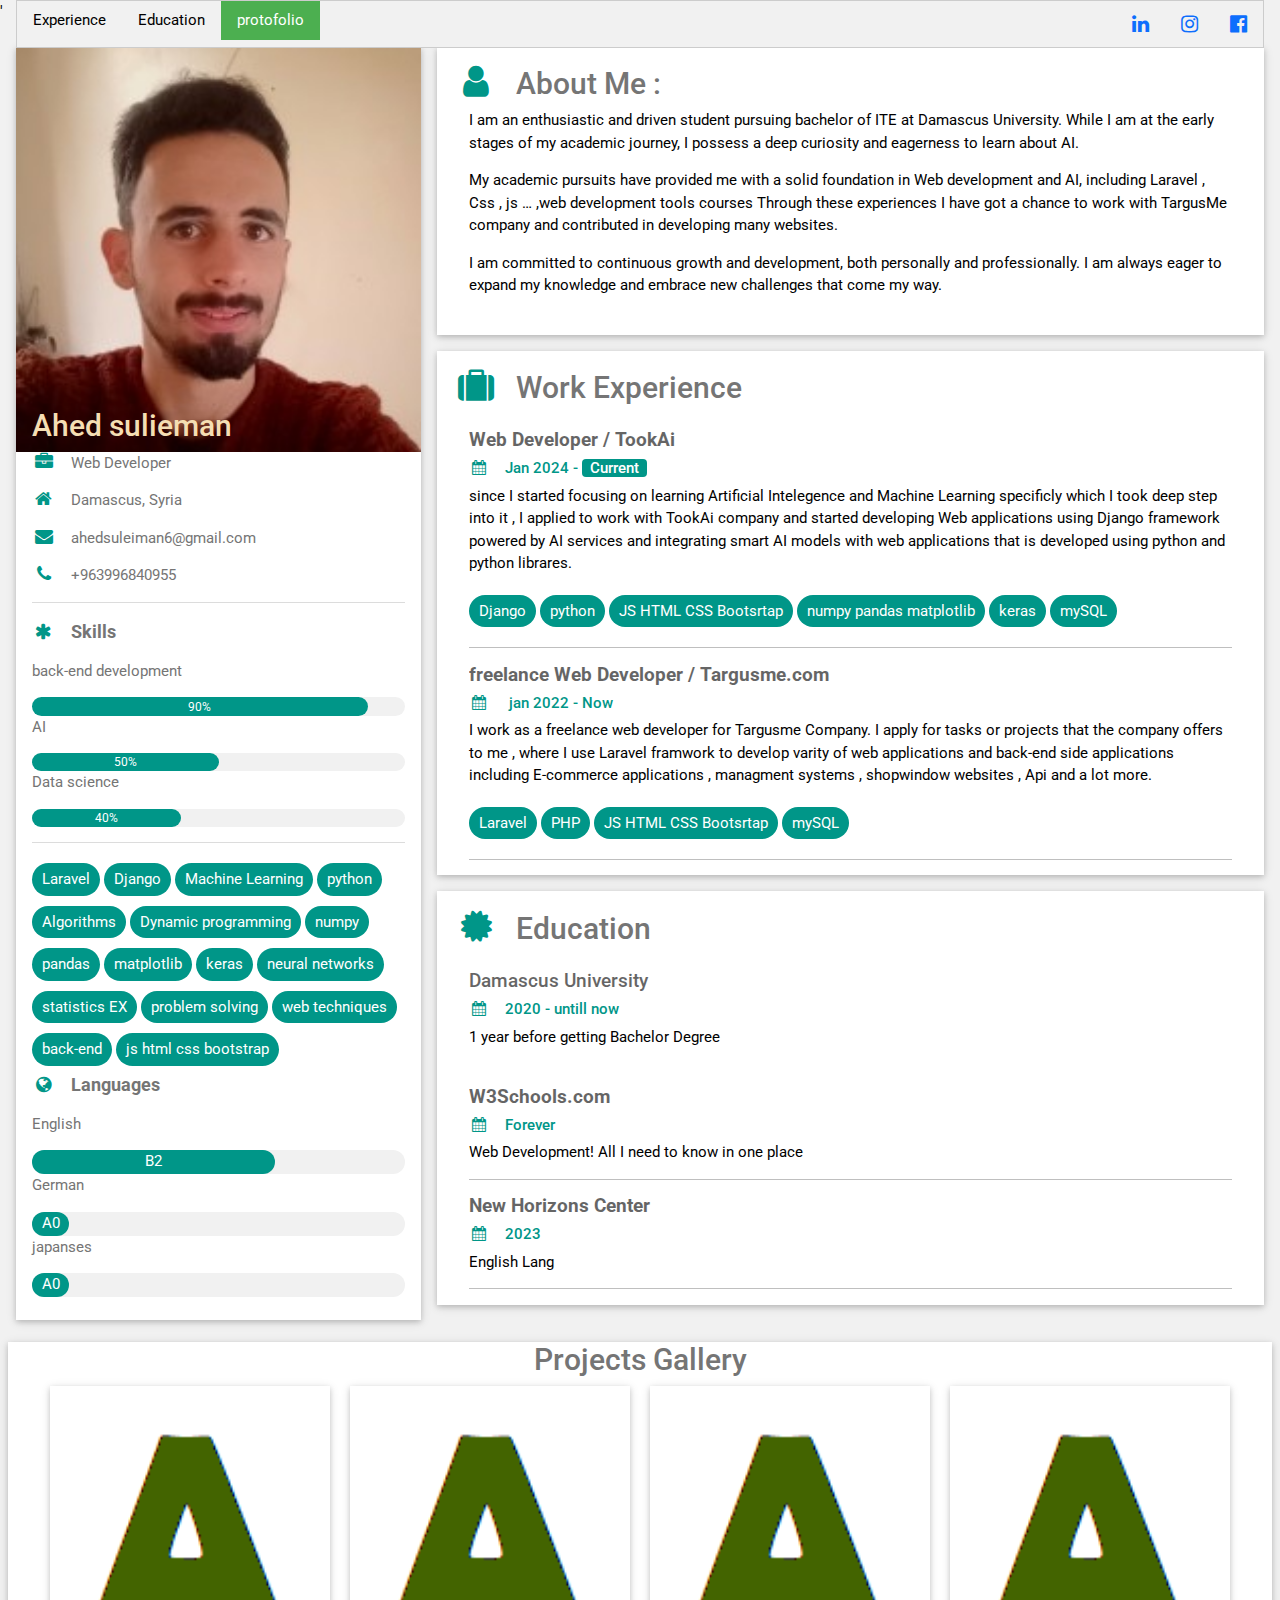
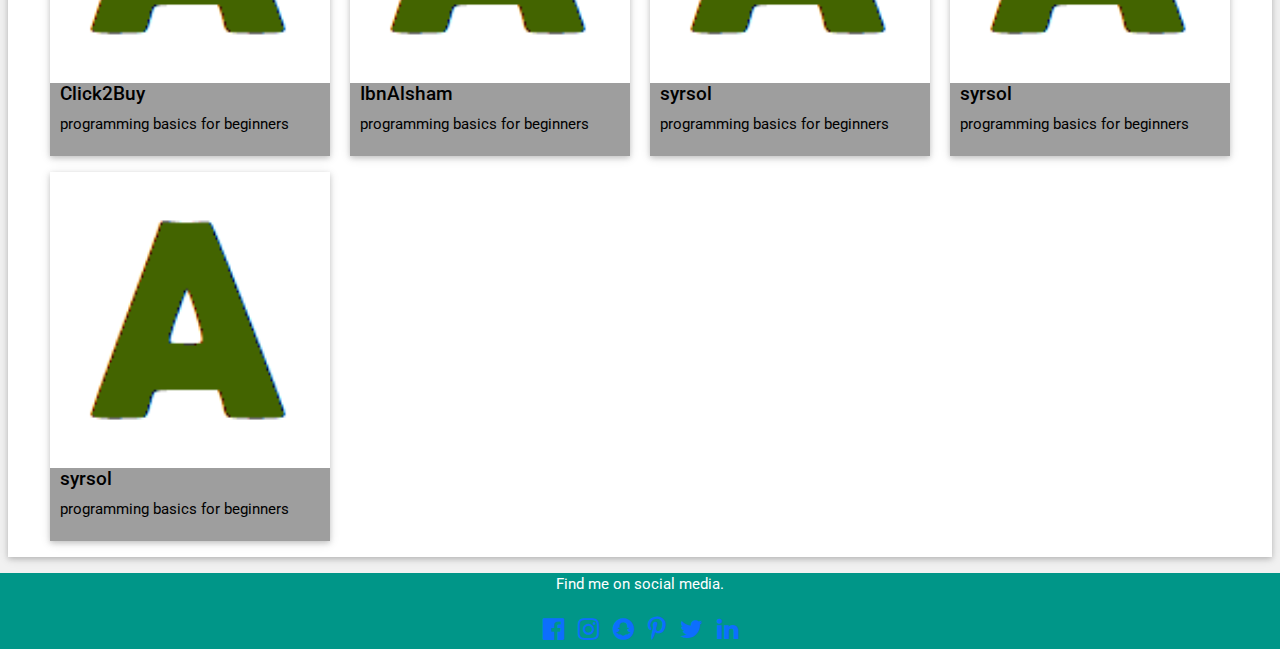
<file: index.html>
<!DOCTYPE html>
<html>
  <head>
    <title>Ahed sulieman</title>
    <meta charset="UTF-8">
    <meta name="viewport" content="width=device-width, initial-scale=1">
    <meta name="description" title="Ahed Sulieman" content="Ahed Sulieman CV">
    <link rel="stylesheet" href="https://www.w3schools.com/w3css/4/w3.css">
    <link rel="stylesheet" href="style.css">
    <link rel="stylesheet" href="/bootstrap/bootstrap.min.css">
    <link rel='stylesheet' href='https://fonts.googleapis.com/css?family=Roboto'>
    <link rel="stylesheet" href="https://cdnjs.cloudflare.com/ajax/libs/font-awesome/4.7.0/css/font-awesome.min.css">
    <link rel="icon" type="image/icon" href="icon.jpeg">
    <style>
    html,body,h1,h2,h3,h4,h5,h6 {font-family: "Roboto", sans-serif}
    </style>
  </head>
<body class="w3-light-grey">

  <!-- nav bar -->'
  <div class="w3-top w3-container">
    <div class="w3-bar w3-border w3-light-grey">
      <a href="#experience" class="w3-bar-item w3-button">Experience</a>
      <a href="#education" class="w3-bar-item w3-button">Education</a>
      <a href="#protofolio" class="w3-bar-item w3-button w3-green">protofolio</a>
      <a class="w3-bar-item w3-right font-20px" href="https://www.facebook.com/profile.php?id=100006622921506&mibextid=JRoKGi"><i class="fa fa-facebook-official w3-hover-opacity"></i></a>
      <a class="w3-bar-item w3-right font-20px" href="https://www.instagram.com/ahedsulieman?igsh=czB3ODZnenpmZGQ="><i class="fa fa-instagram w3-hover-opacity"></i></a>
      <a class="w3-bar-item w3-right font-20px" href="https://www.linkedin.com/in/ahed-suleiman-2a036a2a4/"><i class="fa fa-linkedin w3-hover-opacity"></i></a>
    </div> 
  </div>
 
 <!-- end nav bar -->

<!-- Page Container -->
<div class="w3-content" style="max-width:1400px; margin-top: 24px;">


  <!-- The Grid -->
  <div class="w3-row-padding">
  
    <!-- Left Column -->
    <div class="w3-third">
      <div class="w3-white w3-text-grey w3-card-2">
        <div class="w3-display-container">
          <img src="./img/propic.jpg" style="width:100%" alt="Avatar">
          <div class="w3-display-bottomleft w3-container w3-text-black">
            <h2 style="color: wheat;">Ahed sulieman</h2>
          </div>
        </div>
        <div class="w3-container">
          <p><i class="fa fa-briefcase fa-fw w3-margin-right w3-large w3-text-teal"></i>Web Developer</p>
          <p><i class="fa fa-home fa-fw w3-margin-right w3-large w3-text-teal"></i>Damascus, Syria</p>
          <p><i class="fa fa-envelope fa-fw w3-margin-right w3-large w3-text-teal"></i>ahedsuleiman6@gmail.com</p>
          <p><i class="fa fa-phone fa-fw w3-margin-right w3-large w3-text-teal"></i>+963996840955</p>
          <hr>

          <p class="w3-large"><b><i class="fa fa-asterisk fa-fw w3-margin-right w3-text-teal"></i>Skills</b></p>
          
          <div>
            <p> back-end development</p>
            <div class="w3-light-grey w3-round-xlarge w3-small">
                <div class="w3-container w3-center w3-round-xlarge w3-teal" style="width:90%">90%</div>
            </div>
            <p> AI </p>
            <div class="w3-light-grey w3-round-xlarge w3-small">
                <div class="w3-container w3-center w3-round-xlarge w3-teal" style="width:50%">50%</div>
            </div>
            <p> Data science</p>
            <div class="w3-light-grey w3-round-xlarge w3-small">
                <div class="w3-container w3-center w3-round-xlarge w3-teal" style="width:40%">40%</div>
            </div>
          </div>
          <hr>
          

          <div>
            <span class="span-skills">Laravel</span>
            <span class="span-skills">Django</span>
            <span class="span-skills">Machine Learning</span>
            <span class="span-skills">python</span>
            <span class="span-skills">Algorithms</span>
            <span class="span-skills">Dynamic programming</span>
            <span class="span-skills">numpy</span>
            <span class="span-skills">pandas</span>
            <span class="span-skills">matplotlib</span>
            <span class="span-skills">keras</span>
            <span class="span-skills">neural networks</span>
            <span class="span-skills">statistics EX</span>
            <span class="span-skills">problem solving </span>
            <span class="span-skills">web techniques </span>
            <span class="span-skills">back-end</span>
            <span class="span-skills">js html css bootstrap</span>

    

          </div>
          <p class="w3-large w3-text-theme"><b><i class="fa fa-globe fa-fw w3-margin-right w3-text-teal"></i>Languages</b></p>
          <p>English</p>
          <div class="w3-light-grey w3-round-xlarge">
            <div class="w3-round-xlarge w3-center w3-teal" style="height:24px;width:65%">B2</div>
          </div>
          <p>German</p>
          <div class="w3-light-grey w3-round-xlarge">
            <div class="w3-round-xlarge w3-center w3-teal" style="height:24px;width:10%">A0 <span>Learning...</span></div>
          </div>
          <p>japanses</p>
          <div class="w3-light-grey w3-round-xlarge">
            <div class="w3-round-xlarge w3-center w3-teal" style="height:24px;width:10%">A0 <span>Learning...</span></div>
          </div>
          <br>
        </div>
      </div><br>
    </div>
     <!-- End Left Column -->

    <!-- Right Column -->
    <div class="w3-twothird">
      <div class="w3-container w3-card w3-white  w3-margin-bottom" id="aboutme">
        <h2 class="w3-text-grey " style="padding-top: 16px ;"><i class="fa fa-user fa-fw w3-margin-right w3-xxlarge w3-text-teal"></i>About Me :</h2>
        <div class="w3-container">
          <p>I am an enthusiastic and driven student pursuing bachelor of ITE at
            Damascus University. While I am at the early stages of my academic
            journey, I possess a deep curiosity and eagerness to learn about AI.</p>
            <P>  My academic pursuits have provided me with a solid foundation in Web
              development and AI, including Laravel , Css , js … ,web development
              tools courses Through these experiences I have got a chance to work with
              TargusMe company and contributed in developing many websites.</P>
              <p>I am committed to continuous growth and development, both personally
                and professionally. I am always eager to expand my knowledge and
                embrace new challenges that come my way. </p> <br>
        </div>
      </div>

      <div class="w3-container w3-card w3-white w3-margin-bottom" id="experience">
        <h2 class="w3-text-grey w3-padding-16"><i class="fa fa-suitcase fa-fw w3-margin-right w3-xxlarge w3-text-teal"></i>Work Experience</h2>
        <div class="w3-container">
          <h5 class="w3-opacity"><b>Web Developer / TookAi </b></h5>
          <h6 class="w3-text-teal"><i class="fa fa-calendar fa-fw w3-margin-right"></i>Jan 2024 - <span class="w3-tag w3-teal w3-round">Current</span></h6>
          <p>since I started focusing on learning Artificial Intelegence and Machine Learning specificly which I took deep step into it ,
             I applied to work with TookAi company and started developing Web applications using Django framework 
            powered by AI services and integrating smart AI models with web applications that is developed using python and python librares.</p>
          <div>
            <span class="span-skills">Django</span>
            <span class="span-skills">python</span>
            <span class="span-skills">JS HTML CSS Bootsrtap</span>
            <span class="span-skills">numpy pandas matplotlib</span>
            <span class="span-skills">keras</span>
            <span class="span-skills">mySQL</span>
          </div>
          <hr>
        </div>
        <div class="w3-container">
          <h5 class="w3-opacity"><b>freelance Web Developer / Targusme.com</b></h5>
          <h6 class="w3-text-teal"><i class="fa fa-calendar fa-fw w3-margin-right"></i> jan 2022 - Now </h6>
          <p>I work as a freelance web developer for Targusme Company. I apply for tasks or projects that the company offers to me ,
            where I use Laravel framwork to develop varity of web applications and back-end side applications including E-commerce applications  ,
             managment systems , shopwindow websites , Api and a lot more.</p>
          <div>
            <span class="span-skills">Laravel</span>
            <span class="span-skills">PHP</span>
            <span class="span-skills">JS HTML CSS Bootsrtap</span>
            <span class="span-skills">mySQL</span>
          </div>
          <hr>
        </div>
      </div>

      <div class="w3-container w3-card w3-white w3-margin-bottom" id="education">
        <h2 class="w3-text-grey w3-padding-16"><i class="fa fa-certificate fa-fw w3-margin-right w3-xxlarge w3-text-teal"></i>Education</h2>
        <div class="w3-container">
          <h5 class="w3-opacity">Damascus University</b></h5>
          <h6 class="w3-text-teal"><i class="fa fa-calendar fa-fw w3-margin-right"></i>2020 - untill now</h6>
          <p>1 year before getting Bachelor Degree</p><br>
        </div>
        <div class="w3-container">
          <h5 class="w3-opacity"><b>W3Schools.com</b></h5>
          <h6 class="w3-text-teal"><i class="fa fa-calendar fa-fw w3-margin-right"></i>Forever</h6>
          <p>Web Development! All I need to know in one place</p>
          <hr>
        </div>
        <div class="w3-container">
          <h5 class="w3-opacity"><b>New Horizons Center</b></h5>
          <h6 class="w3-text-teal"><i class="fa fa-calendar fa-fw w3-margin-right"></i>2023</h6>
          <p>English Lang</p>
          <hr>
        </div>
      </div>

    <!-- End Right Column -->
    </div>
    
  <!-- End Grid -->
  </div>

  <!-- Gallery projects -->
  <div class="w3-row-padding" id="protofolio">
    <div class="w3-container w3-card w3-white">
      <div class="w3-center">
        <h2 class="w3-text-grey "> Projects Gallery </h2>
      </div>
      <div class="w3-container w3-row">
        <div class="w3-col l3 m4 s12">
          <div class="w3-card w3-grey w3-margin-bottom margin-rt-10" style="padding-bottom: 5px;">
            <a href="./projects/click2buy.html" target="_blank"><img src="icon.jpeg" loading="lazy" alt="Avatar" style="width:100%"></a>
            <div class="padding-top" style="padding: 0px 10px;">
              <h5>Click2Buy</h5>
              <p>
                programming basics for beginners
              </p>
            </div>
          </div>
        </div>
        <div class="w3-col l3 m4 s12">
          <div class="w3-card w3-grey w3-margin-bottom margin-rt-10" style="padding-bottom: 5px;">
                    <a href="http://" target="_blank"><img src="icon.jpeg" loading="lazy" alt="Avatar" style="width:100%"></a>
                    <div class="padding-top" style="padding: 0px 10px;">
                      <h5>IbnAlsham</h5>
                      <p>
                        programming basics for beginners
                      </p>
                    </div>
          </div>
        </div>
        <div class="w3-col l3 m4 s12">
          <div class="w3-card w3-grey w3-margin-bottom margin-rt-10" style="padding-bottom: 5px;">
              <a href="http://" target="_blank"><img src="icon.jpeg" loading="lazy" alt="Avatar" style="width:100%"></a>
              <div class="padding-top" style="padding: 0px 10px;">
                <h5>syrsol</h5>
                <p>
                  programming basics for beginners
                </p>
          </div>
        </div>
        </div>
        <div class="w3-col l3 m4 s12">
          <div class="w3-card w3-grey w3-margin-bottom margin-rt-10" style="padding-bottom: 5px;">
                    <a href="http://" target="_blank"><img src="icon.jpeg" loading="lazy" alt="Avatar" style="width:100%"></a>
                    <div class="padding-top" style="padding: 0px 10px;">
                      <h5>syrsol</h5>
                      <p>
                        programming basics for beginners
                      </p>
                    </div>
          </div>
        </div>
        <div class="w3-col l3 m4 s12">
          <div class="w3-card w3-grey w3-margin-bottom margin-rt-10" style="padding-bottom: 5px;">
                    <a href="http://" target="_blank"><img src="icon.jpeg" loading="lazy" alt="Avatar" style="width:100%"></a>
                    <div class="padding-top" style="padding: 0px 10px;">
                      <h5>syrsol</h5>
                      <p>
                        programming basics for beginners
                      </p>
                    </div>
          </div>
        </div>
      </div>
    </div>  
  </div>
  <!-- Gallery projects End -->
</div>
 <!-- End Page Container -->

<!-- Footer. This section contains an ad for W3Schools Spaces. You can leave it to support us. -->
<footer class="w3-container w3-teal w3-center w3-margin-top">
  <p>Find me on social media.</p>
  <a class="social-icons " href="https://www.facebook.com/profile.php?id=100006622921506&mibextid=JRoKGi"><i class="fa fa-facebook-official w3-hover-opacity"></i></a>
  <a class="social-icons " href="https://www.instagram.com/ahedsulieman?igsh=czB3ODZnenpmZGQ="><i class="fa fa-instagram w3-hover-opacity"></i></a>
  <a class="social-icons " href=""><i class="fa fa-snapchat w3-hover-opacity"></i></a>
  <a class="social-icons " href=""><i class="fa fa-pinterest-p w3-hover-opacity"></i></a>
  <a class="social-icons " href=""><i class="fa fa-twitter w3-hover-opacity"></i></a>
  <a class="social-icons " href="https://www.linkedin.com/in/ahed-suleiman-2a036a2a4/"><i class="fa fa-linkedin w3-hover-opacity"></i></a>
 </footer>
 <script src="counter.js"></script>
 <!-- <script src="location.js"></script> -->
</body>
</html>
</file>
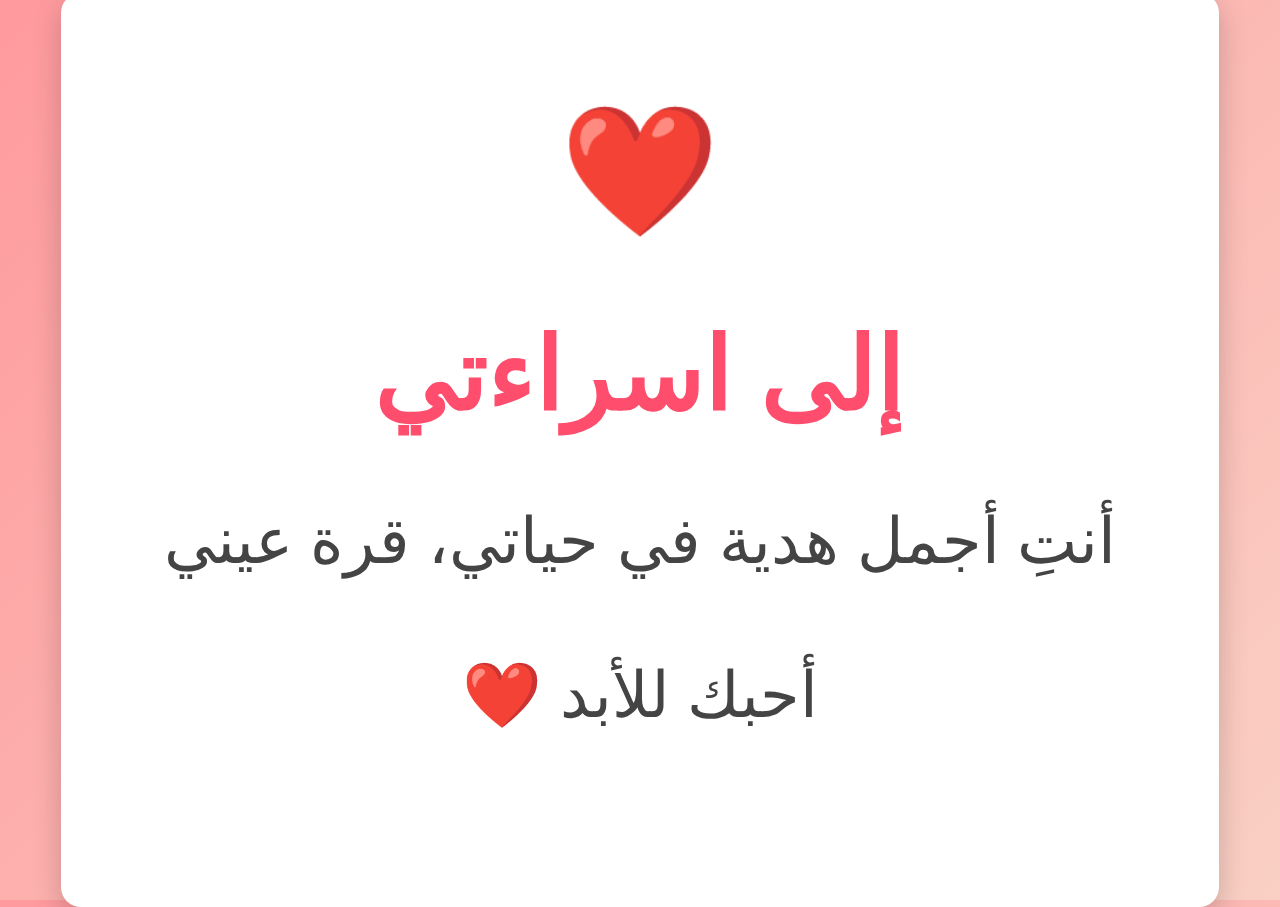
<file: love.html>
<!DOCTYPE html>
<html lang="ar">
<head>
<meta charset="UTF-8">
<meta name="viewport" content="width=device-width, initial-scale=1.0">
<title>For اسراء ❤️</title>
<style>
    body {
        background: linear-gradient(135deg, #ff9a9e, #fad0c4);
        height: 100vh;
        margin: 0;
        overflow: hidden;
        display: flex;
        justify-content: center;
        align-items: center;
        font-family: 'Segoe UI', sans-serif;
        direction: rtl;
    }
    .card {
        background: white;
        padding: 8vw;
        border-radius: 20px;
        box-shadow: 0 10px 30px rgba(0,0,0,0.2);
        text-align: center;
        animation: fadeIn 1.5s ease-in-out;
        z-index: 2;
        max-width: 90%;
    }
    h1 {
        color: #ff4d6d;
        font-size: 8vw;
        margin-bottom: 3vw;
    }
    p {
        color: #444;
        font-size: 5vw;
        line-height: 1.4;
    }
    .heart {
        color: #ff4d6d;
        font-size: 10vw;
        animation: heartbeat 1.2s infinite;
    }
    @keyframes heartbeat {
        0% { transform: scale(1); }
        25% { transform: scale(1.2); }
        50% { transform: scale(1); }
        75% { transform: scale(1.2); }
        100% { transform: scale(1); }
    }
    @keyframes fadeIn {
        from { opacity: 0; transform: translateY(20px); }
        to { opacity: 1; transform: translateY(0); }
    }
    /* Falling hearts */
    .falling-heart {
        position: absolute;
        top: -50px;
        font-size: 6vw;
        color: #ff4d6d;
        animation: fall linear forwards;
        z-index: 1;
    }
    @keyframes fall {
        to {
            transform: translateY(110vh) rotate(360deg);
        }
    }
</style>
</head>
<body>

    <div class="card">
        <div class="heart">❤️</div>
        <h1>إلى اسراءتي</h1>
        <p>أنتِ أجمل هدية في حياتي، قرة عيني</p>
        <p>أحبك للأبد ❤️</p>
    </div>

    <script>
        function createHeart() {
            const heart = document.createElement("div");
            heart.classList.add("falling-heart");
            heart.innerHTML = "❤️";
            heart.style.left = Math.random() * 100 + "vw";
            heart.style.animationDuration = (Math.random() * 2 + 3) + "s";
            document.body.appendChild(heart);

            setTimeout(() => {
                heart.remove();
            }, 5000);
        }
        setInterval(createHeart, 300);
    </script>

</body>
</html>
</file>
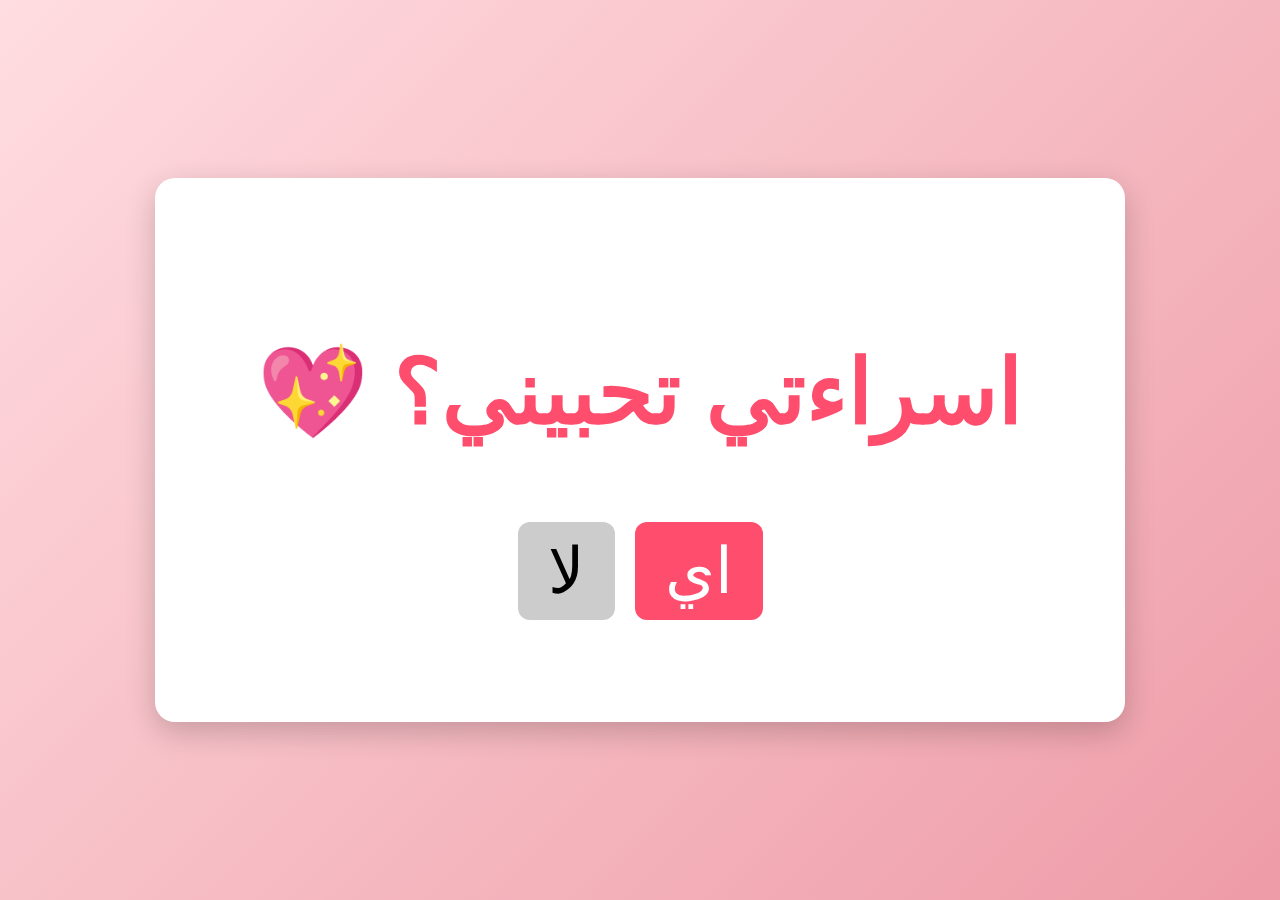
<file: love2.html>
<!DOCTYPE html>
<html lang="ar">
<head>
<meta charset="UTF-8">
<meta name="viewport" content="width=device-width, initial-scale=1.0">
<title>لعبـة الحـب 💖</title>
<style>
    body {
        margin: 0;
        height: 100vh;
        display: flex;
        justify-content: center;
        align-items: center;
        background: linear-gradient(135deg, #ffdde1, #ee9ca7);
        font-family: 'Segoe UI', sans-serif;
        direction: rtl;
        overflow: hidden;
    }

    .game {
        text-align: center;
        background: white;
        padding: 8vw;
        border-radius: 20px;
        box-shadow: 0 10px 30px rgba(0,0,0,0.2);
        animation: fadeIn 1.5s ease-in-out;
        max-width: 90%;
    }

    h1 {
        font-size: 7vw;
        color: #ff4d6d;
        margin-bottom: 6vw;
    }

    .buttons {
        display: flex;
        justify-content: center;
        gap: 20px;
        margin-top: 20px;
        flex-wrap: wrap;
    }

    button {
        padding: 12px 30px;
        font-size: 5vw;
        border: none;
        border-radius: 12px;
        cursor: pointer;
        transition: 0.3s;
    }

    .yes {
        background: #ff4d6d;
        color: white;
    }
    .yes:hover {
        background: #ff1f4c;
    }

    .no {
        background: #ccc;
        color: black;
        position: relative;
    }

    .message {
        margin-top: 20px;
        font-size: 6vw;
        color: #ff4d6d;
        font-weight: bold;
        display: none;
        animation: fadeIn 1.5s ease-in-out;
    }

    /* Animations */
    @keyframes fadeIn {
        from { opacity: 0; transform: translateY(20px); }
        to { opacity: 1; transform: translateY(0); }
    }

    .heart {
        position: absolute;
        font-size: 24px;
        color: #ff4d6d;
        animation: floatUp 1.5s ease-out forwards;
        pointer-events: none;
    }

    @keyframes floatUp {
        0% { transform: translateY(0) scale(1); opacity: 1; }
        100% { transform: translateY(-150px) scale(1.5); opacity: 0; }
    }
</style>
</head>
<body>

    <div class="game">
        <h1>اسراءتي تحبيني؟ 💖</h1>
        <div class="buttons">
            <button class="yes">اي</button>
            <button class="no">لا</button>
        </div>
        <div class="message">وأني أحبك أكثر اسراءتيي قرة عيني ❤️</div>
    </div>

    <script>
        const yesBtn = document.querySelector(".yes");
        const noBtn = document.querySelector(".no");
        const message = document.querySelector(".message");

        // When she clicks YES
        yesBtn.addEventListener("click", () => {
            message.style.display = "block";

            // Show floating hearts
            for (let i = 0; i < 10; i++) {
                const heart = document.createElement("div");
                heart.classList.add("heart");
                heart.innerHTML = "❤️";
                heart.style.left = (Math.random() * window.innerWidth) + "px";
                heart.style.top = (window.innerHeight - 50) + "px";
                heart.style.fontSize = (Math.random() * 20 + 20) + "px";
                document.body.appendChild(heart);
                setTimeout(() => heart.remove(), 1500);
            }
        });

        // When she tries to click NO → button runs away
        noBtn.addEventListener("mouseover", () => {
            const x = Math.random() * (window.innerWidth - noBtn.offsetWidth - 40);
            const y = Math.random() * (window.innerHeight - noBtn.offsetHeight - 40);
            noBtn.style.position = "absolute";
            noBtn.style.left = x + "px";
            noBtn.style.top = y + "px";
        });
    </script>

</body>
</html>
</file>
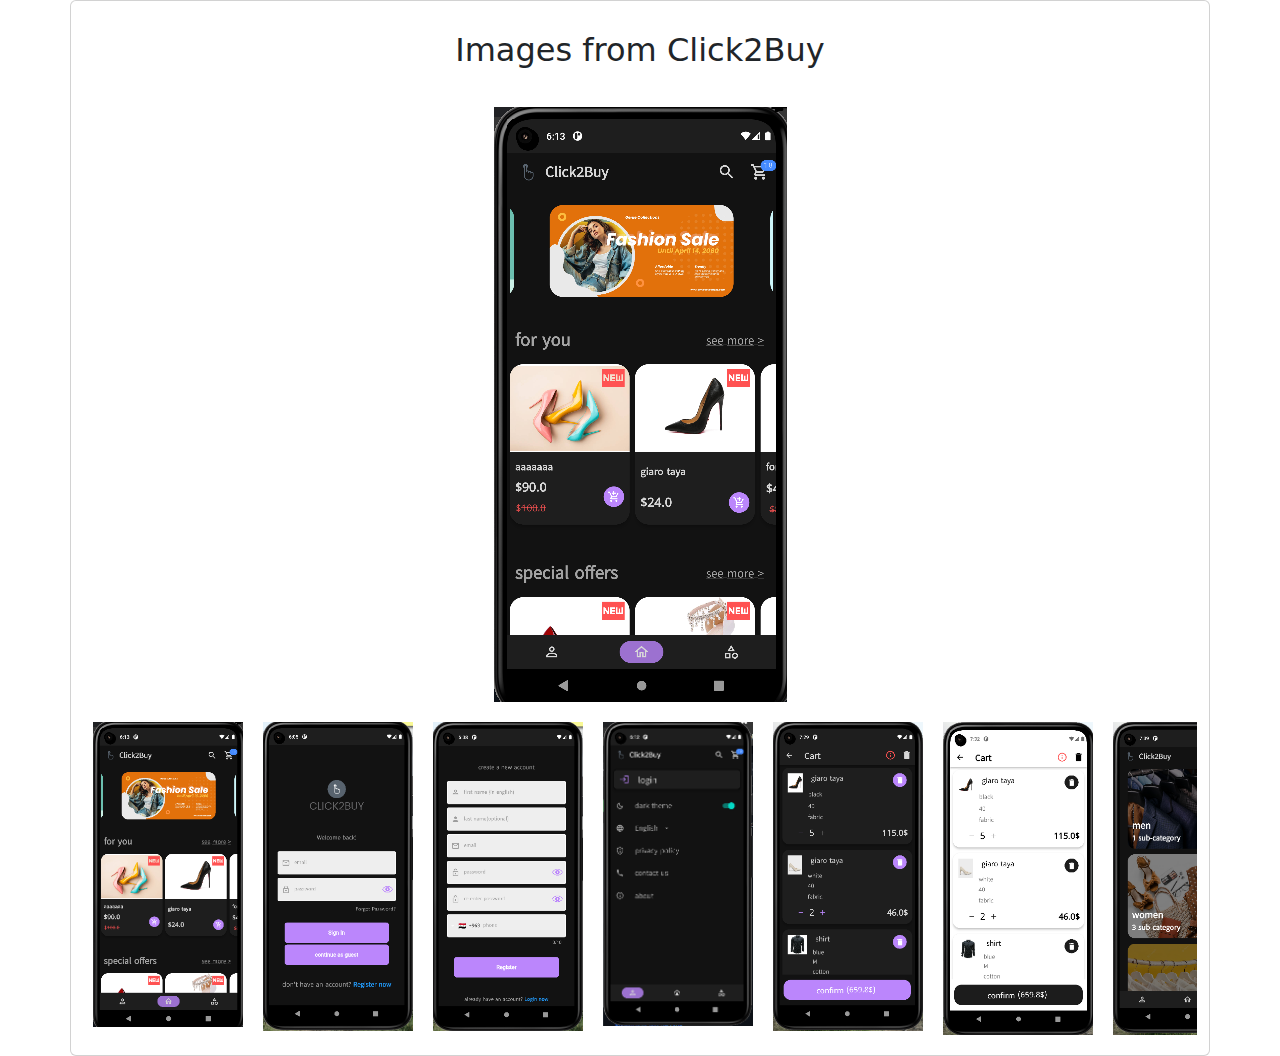
<file: projects/click2buy.html>
<!DOCTYPE html>
<html lang="en">
<head>
    <meta charset="UTF-8">
    <meta name="viewport" content="width=device-width, initial-scale=1.0">
    <title>Projects | Click2Buy</title>
    <meta link="description" content="">
    <link rel="stylesheet" href="../bootstrap/bootstrap.min.css">
    <link rel="stylesheet" href="style.css">
    <script src="../bootstrap/bootstrap.min.js"></script>
</head>
<body style="scroll-behavior: smooth;">
    

    <div class="container card">
        <div style="text-align: center; margin: 30px;">
            <h2>Images from Click2Buy </h2>
        </div>
        <div class="mx-auto show">
            <img class="active" src="projects imgs/clik2buy/home_view.PNG" id="img_0">
            <img  src="projects imgs/clik2buy/login.PNG"          id="img_1">
            <img  src="projects imgs/clik2buy/register.PNG"       id="img_2">
            <img  src="projects imgs/clik2buy/guest_settings.PNG" id="img_3">
            <img  src="projects imgs/clik2buy/cart_dark.PNG"      id="img_4">
            <img  src="projects imgs/clik2buy/cart_light.PNG"     id="img_5">
            <img  src="projects imgs/clik2buy/categories.PNG"     id="img_6">
            <img  src="projects imgs/clik2buy/category_view.PNG"  id="img_7">
            <img  src="projects imgs/clik2buy/edit_order.PNG"     id="img_8">
            <img  src="projects imgs/clik2buy/forgot_pass1.PNG"   id="img_9">
            <img  src="projects imgs/clik2buy/full_view.PNG"      id="img_10">
            <img  src="projects imgs/clik2buy/make_order.PNG"     id="img_11">
            <img  src="projects imgs/clik2buy/order_details.PNG"  id="img_12">
            <img  src="projects imgs/clik2buy/otp.PNG"            id="img_13">

        </div>
        <div class="d-flex" style="overflow-x: auto; ">
            <div class="proj-img">
                <img class="mobile" src="projects imgs/clik2buy/home_view.PNG" onclick="show_image('img_0')">
            </div>
            <div class="proj-img">
                <img class="mobile" src="projects imgs/clik2buy/login.PNG" onclick="show_image('img_1')">
            </div>
            <div class="proj-img">
                <img class="mobile" src="projects imgs/clik2buy/register.PNG" onclick="show_image('img_2')">
            </div>
            <div class="proj-img">
                <img class="mobile" src="projects imgs/clik2buy/guest_settings.PNG" onclick="show_image('img_3')">
            </div>
            <div class="proj-img">
                <img class="mobile" src="projects imgs/clik2buy/cart_dark.PNG" onclick="show_image('img_4')">
            </div>
            <div class="proj-img">
                <img class="mobile" src="projects imgs/clik2buy/cart_light.PNG" onclick="show_image('img_5')">
            </div>
            <div class="proj-img">
                <img class="mobile" src="projects imgs/clik2buy/categories.PNG" onclick="show_image('img_6')">
            </div>
            <div class="proj-img">
                <img class="mobile" src="projects imgs/clik2buy/category_view.PNG" onclick="show_image('img_7')">
            </div>
            <div class="proj-img">
                <img class="mobile" src="projects imgs/clik2buy/edit_order.PNG" onclick="show_image('img_8')">
            </div>
            <div class="proj-img">
                <img class="mobile" src="projects imgs/clik2buy/forgot_pass1.PNG" onclick="show_image('img_9')">
            </div>
            <div class="proj-img">
                <img class="mobile" src="projects imgs/clik2buy/full_view.PNG" onclick="show_image('img_10')">
            </div>
            <div class="proj-img">
                <img class="mobile" src="projects imgs/clik2buy/make_order.PNG" onclick="show_image('img_11')">
            </div>
            <div class="proj-img">
                <img class="mobile" src="projects imgs/clik2buy/order_details.PNG" onclick="show_image('img_12')">
            </div>
            <div class="proj-img">
                <img class="mobile" src="projects imgs/clik2buy/otp.PNG" onclick="show_image('img_13')">
            </div>
        </div>
    </div>

    <script>
        current = "img_0";
        function show_image(id){
            document.getElementById(current).style.display = "none"
            current = id;
            document.getElementById(id).style.display = "block"
        }
    </script>
</body>
   
</html>
</file>
<file: style.css>
.span-skills {
    border-radius: 25px;
    padding: 5px 10px;
    margin: 5px 0px;
    color: white;
    display: inline-block;
    background-color: #009688;
}

.social-icons{
    font-size: 25px;
    margin: 5px;
}
a img:hover {
    opacity: 70%;
    scale: 105%;
    transition-duration: 200ms;
}

.margin-rt-10{
   margin: 0px 10px;
}

.d-flex {
    display: flex;
}

.justify-spacebetween{
    justify-content: space-between;
}

.lg-200px {
    width: 400px;
}

.font-20px {
    font-size: 20px;
}
</file>
<file: projects/style.css>
.proj-img{
    margin: 20px 10px;
}

.proj-img img.mobile{
    width: 150px;
}

.proj-img img:hover {
    cursor: pointer;
}

.proj-img img.web{
    width: 250px;
}

.show img{
    display: none;
}
.show img.active {
    display: block;
}
</file>
